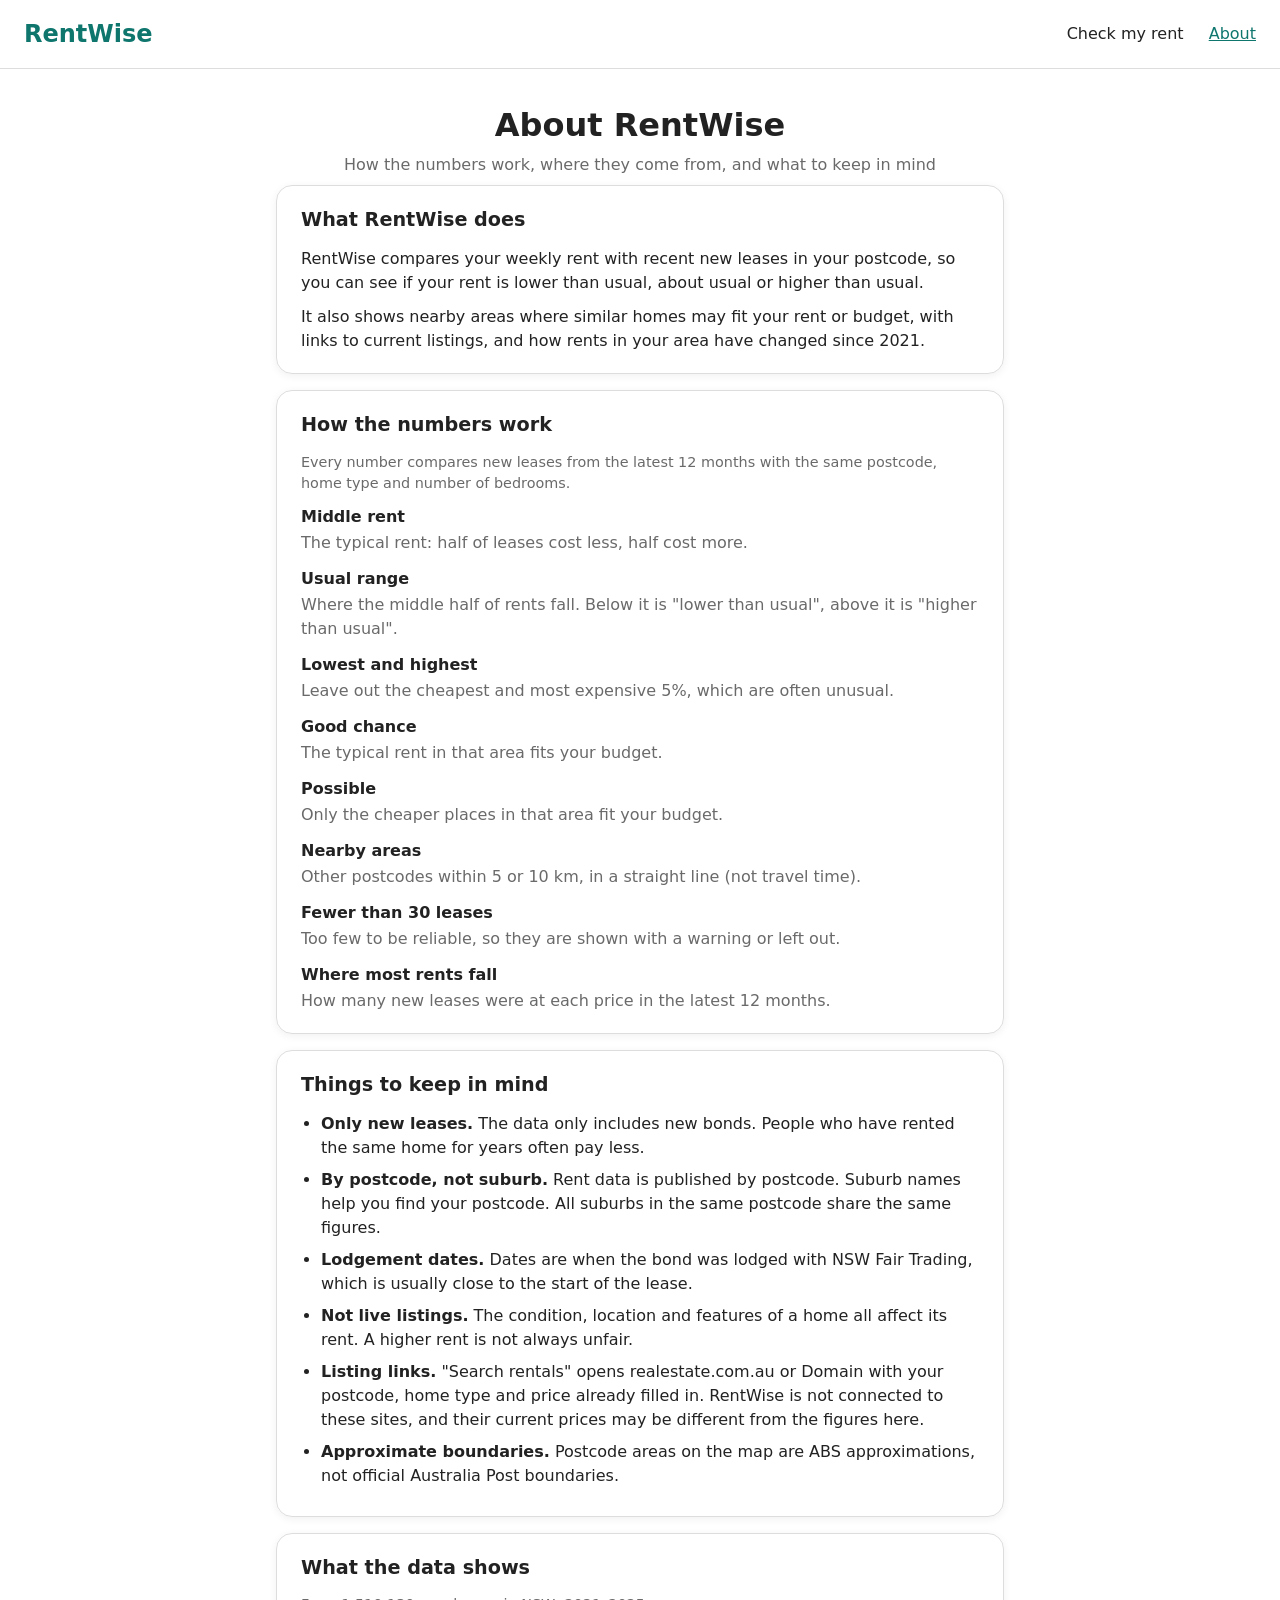
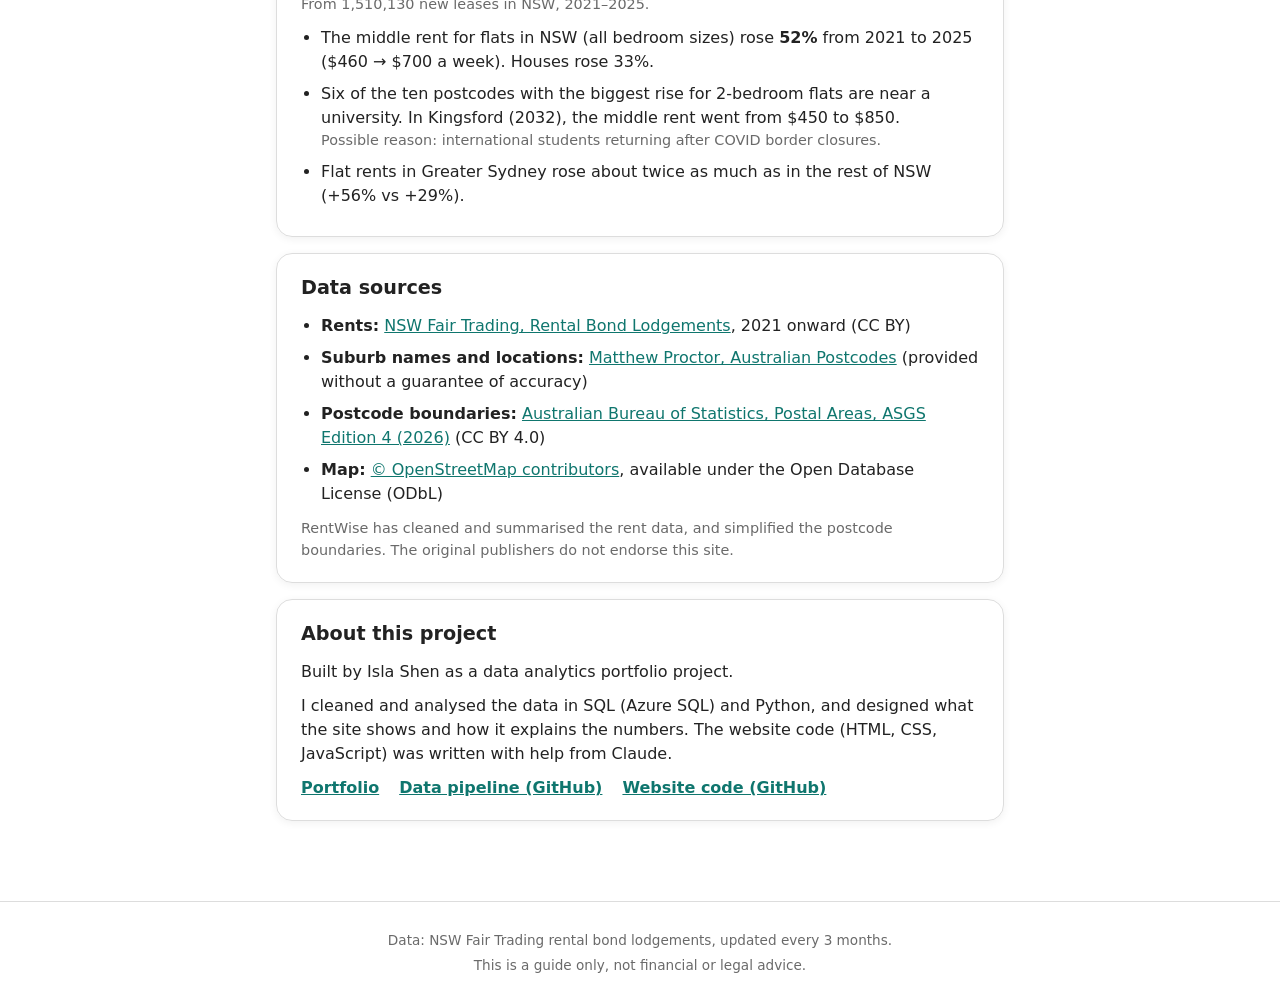
<file: about.html>
<!DOCTYPE html>
<html lang="en">
<head>
  <meta charset="UTF-8">
  <meta name="viewport" content="width=device-width, initial-scale=1.0">
  <title>About RentWise</title>
  <link rel="stylesheet" href="style.css">
</head>
<body>

  <!-- Header (same as index.html) -->
  <header class="site-header">
    <a href="index.html" class="logo">RentWise</a>
    <nav>
      <a href="index.html">Check my rent</a>
      <a href="about.html" aria-current="page">About</a>
    </nav>
  </header>

  <main class="about">
    <section class="intro">
      <h1>About RentWise</h1>
      <p>How the numbers work, where they come from, and what to keep in mind</p>
    </section>

    <!-- 1. What RentWise does -->
    <section class="about-card">
      <h2>What RentWise does</h2>
      <p>RentWise compares your weekly rent with recent new leases in your postcode,
         so you can see if your rent is lower than usual, about usual or higher than usual.</p>
      <p>It also shows nearby areas where similar homes may fit your rent or budget,
         with links to current listings, and how rents in your area have changed since 2021.</p>
    </section>

    <!-- 2. How the numbers work -->
    <section class="about-card">
      <h2>How the numbers work</h2>
      <p class="about-note">Every number compares new leases from the latest 12 months with the same postcode,
         home type and number of bedrooms.</p>
      <dl class="terms">
        <dt>Middle rent</dt>
        <dd>The typical rent: half of leases cost less, half cost more.</dd>

        <dt>Usual range</dt>
        <dd>Where the middle half of rents fall. Below it is "lower than usual", above it is "higher than usual".</dd>

        <dt>Lowest and highest</dt>
        <dd>Leave out the cheapest and most expensive 5%, which are often unusual.</dd>

        <dt>Good chance</dt>
        <dd>The typical rent in that area fits your budget.</dd>

        <dt>Possible</dt>
        <dd>Only the cheaper places in that area fit your budget.</dd>

        <dt>Nearby areas</dt>
        <dd>Other postcodes within 5 or 10 km, in a straight line (not travel time).</dd>

        <dt>Fewer than 30 leases</dt>
        <dd>Too few to be reliable, so they are shown with a warning or left out.</dd>

        <dt>Where most rents fall</dt>
        <dd>How many new leases were at each price in the latest 12 months.</dd>
      </dl>
    </section>

    <!-- 3. Things to keep in mind -->
    <section class="about-card">
      <h2>Things to keep in mind</h2>
      <ul>
        <li><strong>Only new leases.</strong> The data only includes new bonds. People who have rented
            the same home for years often pay less.</li>
        <li><strong>By postcode, not suburb.</strong> Rent data is published by postcode. Suburb names
            help you find your postcode. All suburbs in the same postcode share the same figures.</li>
        <li><strong>Lodgement dates.</strong> Dates are when the bond was lodged with NSW Fair Trading,
            which is usually close to the start of the lease.</li>
        <li><strong>Not live listings.</strong> The condition, location and features of a home all
            affect its rent. A higher rent is not always unfair.</li>
        <li><strong>Listing links.</strong> "Search rentals" opens realestate.com.au or Domain with your
            postcode, home type and price already filled in. RentWise is not connected to these sites,
            and their current prices may be different from the figures here.</li>
        <li><strong>Approximate boundaries.</strong> Postcode areas on the map are ABS approximations,
            not official Australia Post boundaries.</li>
      </ul>
    </section>

    <!-- 4. What the data shows -->
    <section class="about-card">
      <h2>What the data shows</h2>
      <p class="about-note">From 1,510,130 new leases in NSW, 2021–2025.</p>
      <ul>
        <li>The middle rent for flats in NSW (all bedroom sizes) rose <strong>52%</strong> from
            2021 to 2025 ($460 → $700 a week). Houses rose 33%.</li>
        <li>Six of the ten postcodes with the biggest rise for 2-bedroom flats are near a university.
            In Kingsford (2032), the middle rent went from $450 to $850.
            <span class="about-note">Possible reason: international students returning after
            COVID border closures.</span></li>
        <li>Flat rents in Greater Sydney rose about twice as much as in the rest of NSW
            (+56% vs +29%).</li>
      </ul>
    </section>

    <!-- 5. Data sources -->
    <section class="about-card">
      <h2>Data sources</h2>
      <ul>
        <li><strong>Rents:</strong>
            <a href="https://data.nsw.gov.au/data/dataset/rental-bond-lodgement" target="_blank" rel="noopener">NSW Fair Trading, Rental Bond Lodgements</a>,
            2021 onward (CC BY)</li>
        <li><strong>Suburb names and locations:</strong>
            <a href="https://matthewproctor.com/australian_postcodes" target="_blank" rel="noopener">Matthew Proctor, Australian Postcodes</a>
            (provided without a guarantee of accuracy)</li>
        <li><strong>Postcode boundaries:</strong>
            <a href="https://www.abs.gov.au/statistics/standards/australian-statistical-geography-standard-asgs/edition-4-july-2026-june-2031/non-abs-structures/postal-areas" target="_blank" rel="noopener">Australian Bureau of Statistics, Postal Areas, ASGS Edition 4 (2026)</a>
            (CC BY 4.0)</li>
        <li><strong>Map:</strong>
            <a href="https://www.openstreetmap.org/copyright" target="_blank" rel="noopener">© OpenStreetMap contributors</a>,
            available under the Open Database License (ODbL)</li>
      </ul>
      <p class="about-note" style="margin-top: 12px;">
        RentWise has cleaned and summarised the rent data, and simplified the postcode boundaries.
        The original publishers do not endorse this site.
      </p>
    </section>

    <!-- 6. About this project -->
    <section class="about-card">
      <h2>About this project</h2>
      <p>Built by Isla Shen as a data analytics portfolio project.</p>
      <p>I cleaned and analysed the data in SQL (Azure SQL) and Python, and designed what the
         site shows and how it explains the numbers. The website code (HTML, CSS, JavaScript)
         was written with help from Claude.</p>
      <p class="about-links">
        <a href="https://isla-hsiaoting-shen.github.io" target="_blank" rel="noopener">Portfolio</a>
        <a href="https://github.com/Isla-HsiaoTing-Shen/RentWise" target="_blank" rel="noopener">Data pipeline (GitHub)</a>
        <a href="https://github.com/Isla-HsiaoTing-Shen/rentwise-website" target="_blank" rel="noopener">Website code (GitHub)</a>
      </p>
    </section>
  </main>

  <!-- Footer (same as index.html) -->
  <footer>
    <p>Data: NSW Fair Trading rental bond lodgements, updated every 3 months.</p>
    <p>This is a guide only, not financial or legal advice.</p>
  </footer>

</body>
</html>
</file>
<file: style.css>
/* =============================================================================
   style.css – shared by every page (index.html, about.html)

    1. Colours and base
    2. Header
    3. Page intro
    4. Search bar
    5. Results (left) + map (right) layout
    6. Result card
    7. "Where" search list
    8. Map
    9. Rent trend
   10. About page
   11. Nearby areas that fit the rent
   12. Footer
   13. Phones (all rules for small screens, in one place)
============================================================================= */

/* anything with the hidden attribute stays hidden, even if another rule says display: flex */
[hidden] { display: none !important; }

/* ========== 1. Colours and base (change colours in one place) ========== */
:root {
  --text: #222222;
  --muted: #6a6a6a;
  --border: #dddddd;
  --bg: #ffffff;
  --bg-soft: #f7f7f7;
  --brand: #0f766e;      /* teal: not orange/blue, those are for the map */
  --radius: 16px;

  /* result colours */
  --lower: #15803d;      /* green */
  --typical: #475569;    /* grey-blue */
  --higher: #b91c1c;     /* red */
  --notice: #92400e;     /* amber: "not enough data" */

  /* map colours (same as ORANGE / BLUE in common.js) */
  --map-home: #ea580c;
  --map-nearby: #2563eb;
}

* { box-sizing: border-box; }

body {
  margin: 0;
  font-family: system-ui, -apple-system, "Segoe UI", Roboto, sans-serif;
  color: var(--text);
  background: var(--bg);
  line-height: 1.5;
}

main {
  max-width: 1200px;
  margin: 0 auto;
  padding: 0 16px 32px;
}


/* ========== 2. Header ========== */
.site-header {
  display: flex;
  justify-content: space-between;
  align-items: center;
  padding: 16px 24px;
  border-bottom: 1px solid var(--border);
}
.logo {
  font-size: 1.5rem;
  font-weight: 700;
  color: var(--brand);
  text-decoration: none;
}
.site-header nav a {
  margin-left: 20px;
  color: var(--text);
  text-decoration: none;
  font-weight: 500;
}
.site-header nav a:hover { text-decoration: underline; }

/* show which page you are on */
.site-header nav a[aria-current="page"] { color: var(--brand); text-decoration: underline; }


/* ========== 3. Page intro ========== */
.intro {
  text-align: center;
  padding: 32px 0 8px;
}
.intro h1 { margin: 0 0 4px; font-size: 2rem; }
.intro p  { margin: 0; color: var(--muted); }


/* ========== 4. Search bar ========== */
.search-bar {
  display: flex;
  align-items: center;
  max-width: 1000px;
  margin: 24px auto 32px;
  padding: 6px;
  background: var(--bg);
  border: 1px solid var(--border);
  border-radius: var(--radius);
  box-shadow: 0 2px 12px rgba(0, 0, 0, 0.08);
}

.field {
  flex: 1;
  min-width: 0;
  display: flex;
  flex-direction: column;
  padding: 8px 20px;
  border-right: 1px solid var(--border);
}
.field:first-child   { flex: 1.5; }          /* "Where" is wider */
.field:last-of-type  { border-right: none; } /* no line before the button */
.field:focus-within  { background: var(--bg-soft); border-radius: 12px; }

.field label {
  font-size: 0.75rem;
  font-weight: 700;
}
.field input,
.field select {
  width: 100%;
  padding: 2px 0;
  border: none;
  outline: none;
  background: transparent;
  font-family: inherit;
  font-size: 0.95rem;
  color: var(--text);
}
.field select { cursor: pointer; }
.field input::placeholder { color: var(--muted); }

/* hide the up/down arrows in number boxes */
.field input[type="number"] { appearance: textfield; -moz-appearance: textfield; }
.field input[type="number"]::-webkit-outer-spin-button,
.field input[type="number"]::-webkit-inner-spin-button { -webkit-appearance: none; margin: 0; }

/* the green button at the end of the search bar (every page) */
.search-button {
  flex-shrink: 0;
  padding: 14px 24px;
  border: none;
  border-radius: 12px;
  background: var(--brand);
  color: white;
  font-family: inherit;
  font-size: 1rem;
  font-weight: 600;
  cursor: pointer;
}
.search-button:disabled {
  background: #9ca3af;
  cursor: wait;
}


/* ========== 5. Layout: result card + nearby list (left), map (right) ========== */
/*
   computer:  [ card   ][      ]       phone:  [ card   ]
              [ nearby ][ map  ]               [ map    ]
                                               [ nearby ]
*/
.results-layout {
  display: grid;
  grid-template-columns: 2fr 3fr;   /* left 40%, right 60% */
  grid-template-rows: auto 1fr;
  grid-template-areas:
    "card   map"
    "nearby map";
  gap: 16px 24px;
  align-items: start;
}
.result-area { grid-area: card; }
.nearby      { grid-area: nearby; }

/* the list can be long: keep the map in view while scrolling (computers only) */
.map-column  { grid-area: map; position: sticky; top: 16px; }


/* ========== 6. Result card ========== */
.result-card {
  padding: 20px;
  border: 1px solid var(--border);
  border-left: 6px solid var(--muted);
  border-radius: var(--radius);
  box-shadow: 0 2px 8px rgba(0, 0, 0, 0.06);
}
.result-card p { margin: 0 0 8px; }

.verdict { font-size: 1.25rem; font-weight: 700; }

/* "Postcode 2000 · House · 2 bedrooms" + grey line underneath */
.area      { margin-bottom: 8px; color: var(--muted); font-size: 0.9rem; }
.area-name { color: var(--text); font-weight: 700; }

/* the two boxes: Usual range + Middle rent */
.stats {
  display: grid;
  grid-template-columns: 3fr 2fr;
  gap: 8px;
  margin: 16px 0;
  text-align: center;
}
.stats div    { background: var(--bg-soft); border-radius: 12px; padding: 10px 4px; }
.stats span   { display: block; font-size: 0.75rem; color: var(--muted); }
.stats strong { font-size: 1.1rem; }

.wide-range { color: var(--muted); font-size: 0.9rem; }   /* Lowest · Highest */
.sample     { color: var(--muted); font-size: 0.85rem; }  /* Compared with ... */

.warning {
  padding: 8px 12px;
  background: #fef9c3;
  border-radius: 8px;
  font-size: 0.9rem;
}

/* colours for each result: border and title */
.result-card.lower   { border-left-color: var(--lower); }
.result-card.typical { border-left-color: var(--typical); }
.result-card.higher  { border-left-color: var(--higher); }
.result-card.lower   .verdict { color: var(--lower); }
.result-card.typical .verdict { color: var(--typical); }
.result-card.higher  .verdict { color: var(--higher); }


/* ========== 7. "Where" search list ========== */
.where-field { position: relative; }

.suggestions {
  position: absolute;
  top: calc(100% + 14px);   /* just below the search bar */
  left: 0;
  z-index: 1000;            /* on top of everything, including the map */
  width: 360px;
  max-width: 90vw;
  margin: 0;
  padding: 8px;
  list-style: none;
  background: var(--bg);
  border: 1px solid var(--border);
  border-radius: var(--radius);
  box-shadow: 0 6px 20px rgba(0, 0, 0, 0.12);
}
.suggestions li {
  display: flex;
  justify-content: space-between;
  gap: 12px;
  padding: 10px 12px;
  border-radius: 10px;
  cursor: pointer;
}
.suggestions li:hover        { background: var(--bg-soft); }
.suggestions .s-code         { color: var(--muted); }
.suggestions .no-match       { color: var(--muted); cursor: default; }
.suggestions .no-match:hover { background: none; }

/* postcode rows: "Postcode 2000" + suburbs underneath on one line */
.suggestions .s-main { flex: 1; min-width: 0; display: flex; flex-direction: column; }
.suggestions .s-sub  {
  font-size: 0.8rem;
  color: var(--muted);
  white-space: nowrap;       /* one line only */
  overflow: hidden;
  text-overflow: ellipsis;   /* too long -> "…" */
}


/* ========== 8. Map ========== */
#map {
  height: 480px;
  border: 1px solid var(--border);
  border-radius: var(--radius);
  z-index: 0;               /* keep the map under the search list */
}

/* make the base map grey; our orange/blue areas and dots keep their colours */
.leaflet-tile-pane { filter: grayscale(1) brightness(1.05) contrast(0.85); }

/* price labels on the dots */
.price-label {
  padding: 2px 6px;
  background: var(--bg);
  border: 1px solid var(--border);
  border-radius: 8px;
  box-shadow: 0 1px 4px rgba(0, 0, 0, 0.15);
  color: var(--text);
  font-size: 0.8rem;
  font-weight: 700;
}
.price-label::before { display: none; }   /* hide Leaflet's little arrow */
.price-label.home { background: var(--map-home); border-color: var(--map-home); color: white; }

/* grey text under the numbers when hovering a map area */
.hover-extra { color: var(--muted); font-size: 0.8rem; }

/* legend + tip + note under the map */
.map-legend { display: flex; gap: 16px; margin-top: 8px; font-size: 0.85rem; color: var(--muted); }
.map-tip    { margin-left: auto; font-style: italic; }
.dot        { display: inline-block; width: 12px; height: 12px; margin-right: 6px; border-radius: 50%; vertical-align: middle; }
.dot-home   { background: var(--map-home); }
.dot-nearby { background: var(--map-nearby); }
.dot-good     { background: #16a34a; }
.dot-possible { background: #ca8a04; }
.map-note   { margin: 6px 0 0; font-size: 0.85rem; color: var(--muted); }


/* ========== 9. Rent trend ========== */
.trend {
  margin-top: 24px;
  padding: 20px;
  border: 1px solid var(--border);
  border-radius: var(--radius);
  box-shadow: 0 2px 8px rgba(0, 0, 0, 0.06);
}
.trend h2      { margin: 0 0 4px; font-size: 1.25rem; }
.h2-sub        { margin-left: 6px; color: var(--muted); font-size: 0.9rem; font-weight: 400; }   /* "Oct 2025 – Sep 2026" after a title */
.trend-sub     { margin: 0; color: var(--muted); font-size: 0.9rem; }
.trend-chart   { position: relative; height: 300px; margin: 16px 0 8px; }
.trend-summary { margin: 0; font-weight: 600; }
/* legend under "Where most rents fall": same look as the map legend */
.chart-legend { display: flex; flex-wrap: wrap; gap: 4px 20px; margin: 4px 0 0; font-size: 0.85rem; color: var(--muted); }
.swatch       { display: inline-block; margin-right: 6px; vertical-align: middle; }
.swatch-usual { width: 12px; height: 12px; border-radius: 3px; background: var(--brand); }
.swatch-you   { width: 0; height: 14px; border-left: 2px dashed var(--map-home); }

/* "Not enough data for a trend." + two grey lines underneath */
.trend-nodata { display: block; color: var(--notice); }
.trend-summary .trend-sub { font-weight: 400; display: block; }
.trend-summary .trend-sub:first-of-type { margin-top: 4px; }


/* ========== 10. About page ========== */
.about { max-width: 760px; }

.about-card {
  margin-bottom: 16px;
  padding: 20px 24px;
  border: 1px solid var(--border);
  border-radius: var(--radius);
  box-shadow: 0 2px 8px rgba(0, 0, 0, 0.06);
}
.about-card h2 { margin: 0 0 12px; font-size: 1.2rem; }
.about-card p  { margin: 0 0 10px; }
.about-card p:last-child { margin-bottom: 0; }
.about-card ul { margin: 0; padding-left: 20px; }
.about-card li { margin-bottom: 8px; }
.about-card a  { color: var(--brand); }

/* list of terms: bold word, explanation underneath */
.terms    { margin: 0; }
.terms dt { font-weight: 700; margin-top: 12px; }
.terms dt:first-child { margin-top: 0; }
.terms dd { margin: 2px 0 0; color: var(--muted); }

.about-note  { display: block; color: var(--muted); font-size: 0.9rem; }
.about-links { display: flex; flex-wrap: wrap; gap: 8px 20px; }
.about-links a { font-weight: 600; }



/* ========== 11. Nearby areas that fit the rent (under the result card) ========== */
.nearby { display: flex; flex-direction: column; gap: 10px; margin-top: 8px; }

/* "Within 5 km · 10 km" */
.chip-group { display: flex; align-items: center; gap: 6px; }
.chip-label { margin-right: 4px; font-size: 0.85rem; font-weight: 700; }
.chip {
  padding: 6px 14px;
  border: 1px solid var(--border);
  border-radius: 999px;
  background: var(--bg);
  color: var(--text);
  font-family: inherit;
  font-size: 0.85rem;
  cursor: pointer;
}
.chip:hover  { background: var(--bg-soft); }
.chip.active { background: var(--brand); border-color: var(--brand); color: white; }

/* nothing found: "Try 10 km, or a budget of $650." */
.find-message {
  padding: 12px 16px;
  border: 1px solid var(--border);
  border-radius: 12px;
  color: var(--notice);
}
.find-message p { margin: 0; }

/* title "Nearby areas in your budget" + grey line "7 other areas within 5 km may fit $700 a week" */
.nearby-head h2 { margin: 0 0 4px; font-size: 1.25rem; }   /* same size as "Middle rent trend" */
.find-count     { margin: 0; color: var(--muted); font-size: 0.9rem; }

/* "Good chance … Possible …" explanation above the list */
.find-legend {
  display: flex;
  flex-direction: column;
  gap: 4px;
  margin: 0;
  color: var(--muted);
  font-size: 0.8rem;
}
.find-legend .badge { margin-right: 4px; }
.link-button {
  padding: 0;
  border: none;
  background: none;
  color: var(--brand);
  font: inherit;
  font-weight: 600;
  text-decoration: underline;
  cursor: pointer;
}

/* "Good chance" / "Possible" labels */
.badge {
  display: inline-block;
  padding: 1px 8px;
  border-radius: 999px;
  font-size: 0.75rem;
  font-weight: 700;
  white-space: nowrap;
}
/* same colours as the map: green / yellow */
.badge.good     { background: #dcfce7; color: var(--lower); }
.badge.possible { background: #fef3c7; color: var(--notice); }
.badge.over     { background: var(--bg-soft); color: var(--muted); }

/* the list of areas */
.find-list { margin: 0; padding: 0; list-style: none; display: flex; flex-direction: column; gap: 10px; }
.area-result {
  padding: 14px 16px;
  border: 1px solid var(--border);
  border-radius: 12px;
  cursor: pointer;
}
.area-result:hover    { background: var(--bg-soft); }
.area-result.selected { border-color: var(--brand); box-shadow: 0 0 0 2px rgba(15, 118, 110, 0.2); }
.area-result-top {
  display: flex;
  justify-content: space-between;
  align-items: flex-start;
  gap: 8px;
}
.area-result-code    { font-weight: 700; }                       /* "1. 2048" is the title */
.area-result-name    { font-size: 0.9rem; font-weight: 500; }   /* suburbs: just slightly bold */
.area-result-numbers { margin-top: 4px; font-size: 0.9rem; }
.area-result-sub     { color: var(--muted); font-size: 0.85rem; }
.area-result-links {
  margin-top: 8px;
  font-size: 0.85rem;
  color: var(--muted);
}
.area-result-links a { color: var(--brand); font-weight: 600; }

.show-more {
  padding: 10px;
  border: 1px solid var(--border);
  border-radius: 12px;
  background: var(--bg);
  color: var(--brand);
  font-family: inherit;
  font-size: 0.9rem;
  font-weight: 600;
  cursor: pointer;
}
.show-more:hover { background: var(--bg-soft); }

.find-notes { margin: 0; color: var(--muted); font-size: 0.8rem; }


/* ========== 12. Footer ========== */
footer {
  margin-top: 32px;
  padding: 24px 16px;
  border-top: 1px solid var(--border);
  text-align: center;
  color: var(--muted);
  font-size: 0.85rem;
}
footer p { margin: 4px 0; }


/* ========== 13. Phones (screens 768px or narrower) ========== */
@media (max-width: 768px) {
  .intro h1 { font-size: 1.6rem; }

  /* search bar: fields go top-to-bottom */
  .search-bar {
    flex-direction: column;
    align-items: stretch;
    padding: 8px;
  }
  .field {
    padding: 10px 12px;
    border-right: none;
    border-bottom: 1px solid var(--border);
  }
  .field:last-of-type { border-bottom: none; }
  .search-button { width: 100%; margin-top: 8px; }

  /* search list: as wide as the search bar */
  .suggestions { width: auto; right: 0; top: calc(100% + 4px); }

  /* one column: card, then map, then the nearby list */
  .results-layout {
    grid-template-columns: 1fr;
    grid-template-rows: auto;
    grid-template-areas: "card" "map" "nearby";
  }
  .map-column { position: static; }
  #map { height: 320px; }
  .trend-chart { height: 240px; }

  /* header: a little less space */
  .site-header { padding: 12px 16px; }
  .site-header nav a { margin-left: 14px; font-size: 0.9rem; }

  /* map legend: let the items wrap neatly */
  .map-legend { flex-wrap: wrap; gap: 4px 16px; }
}
</file>
